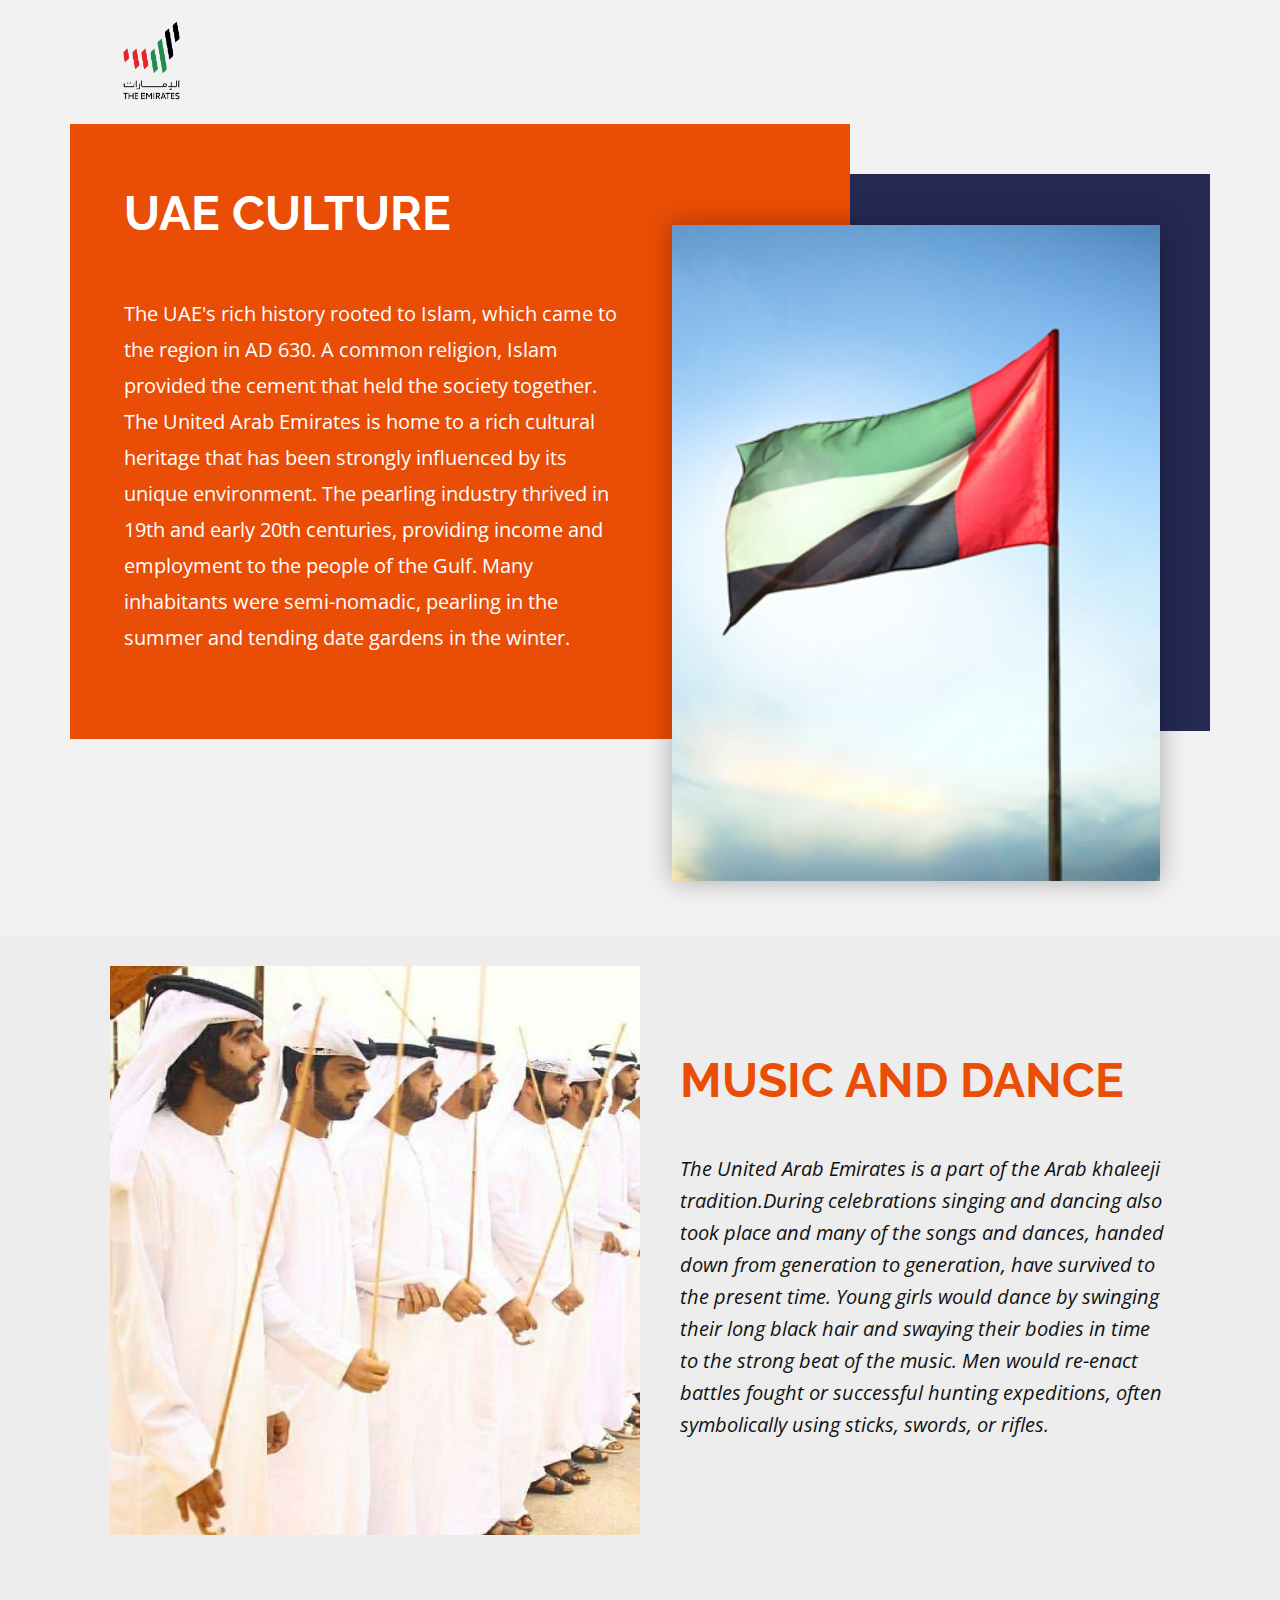
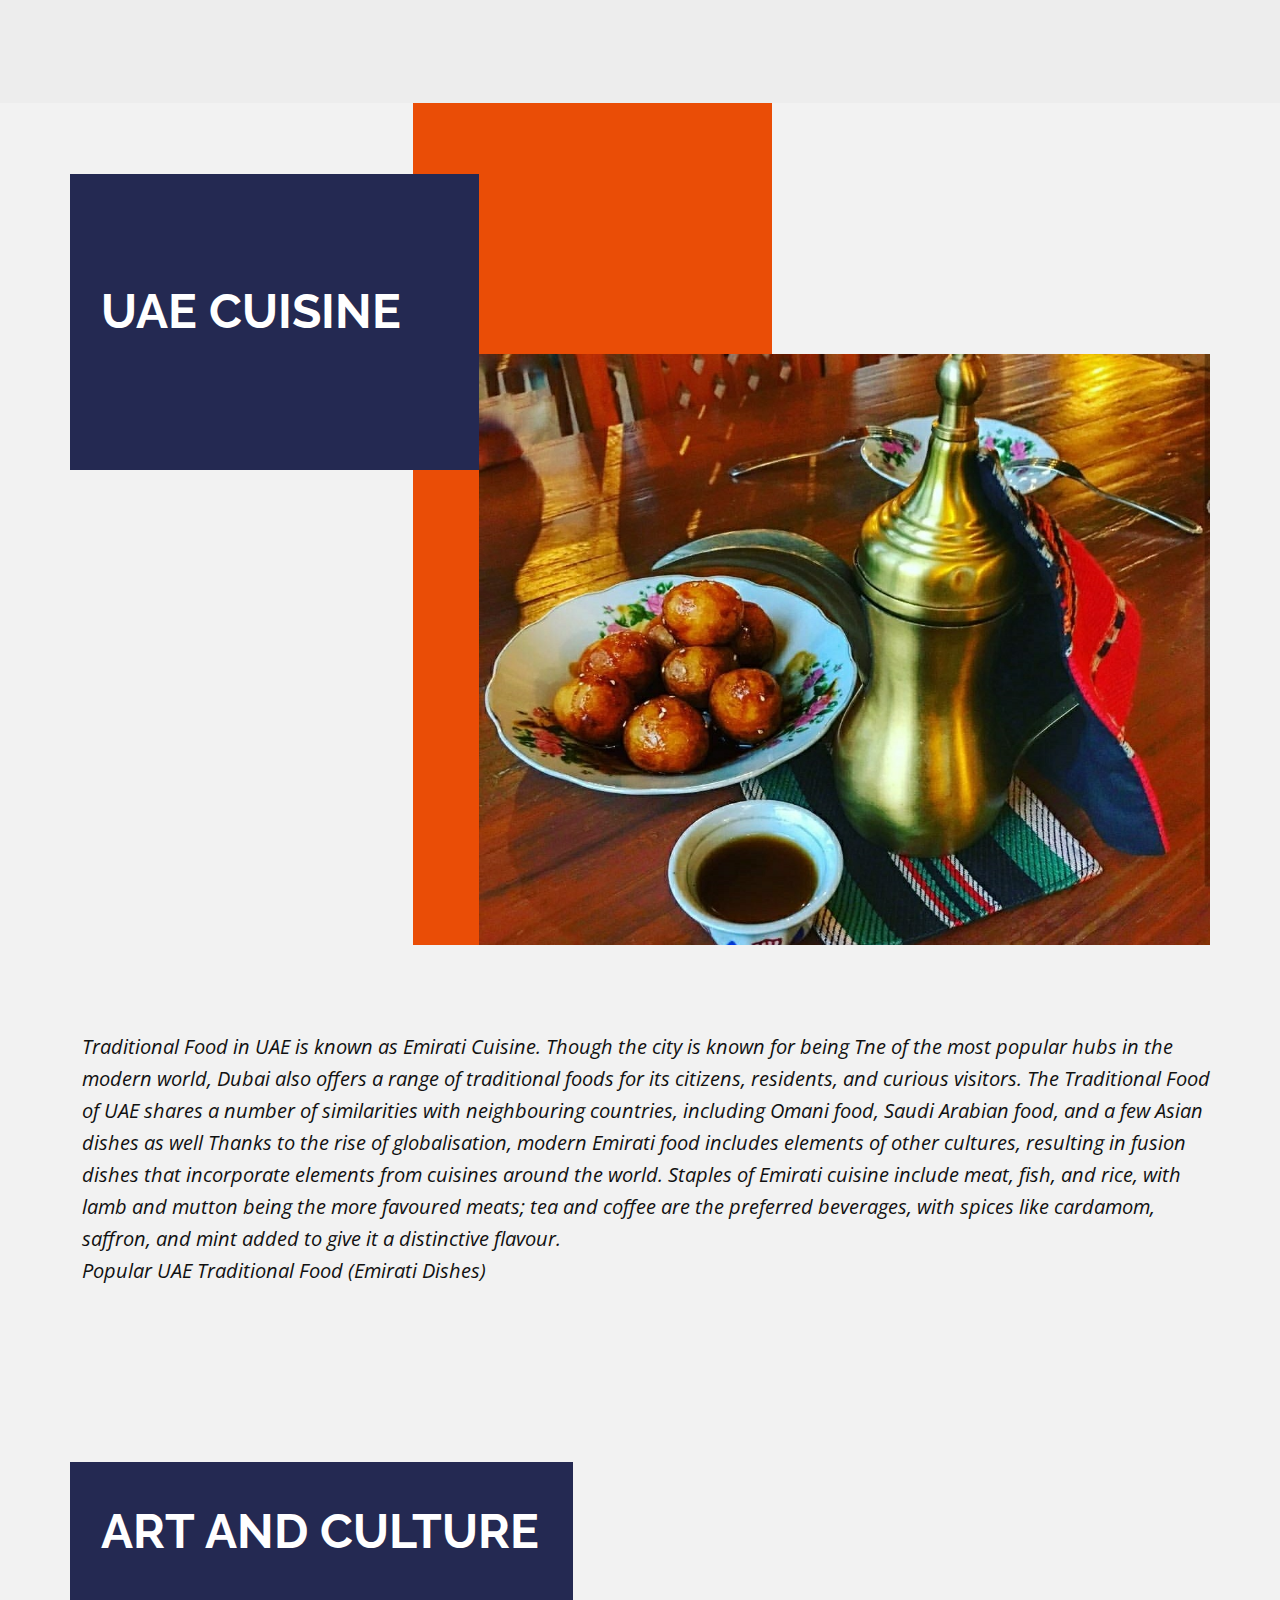
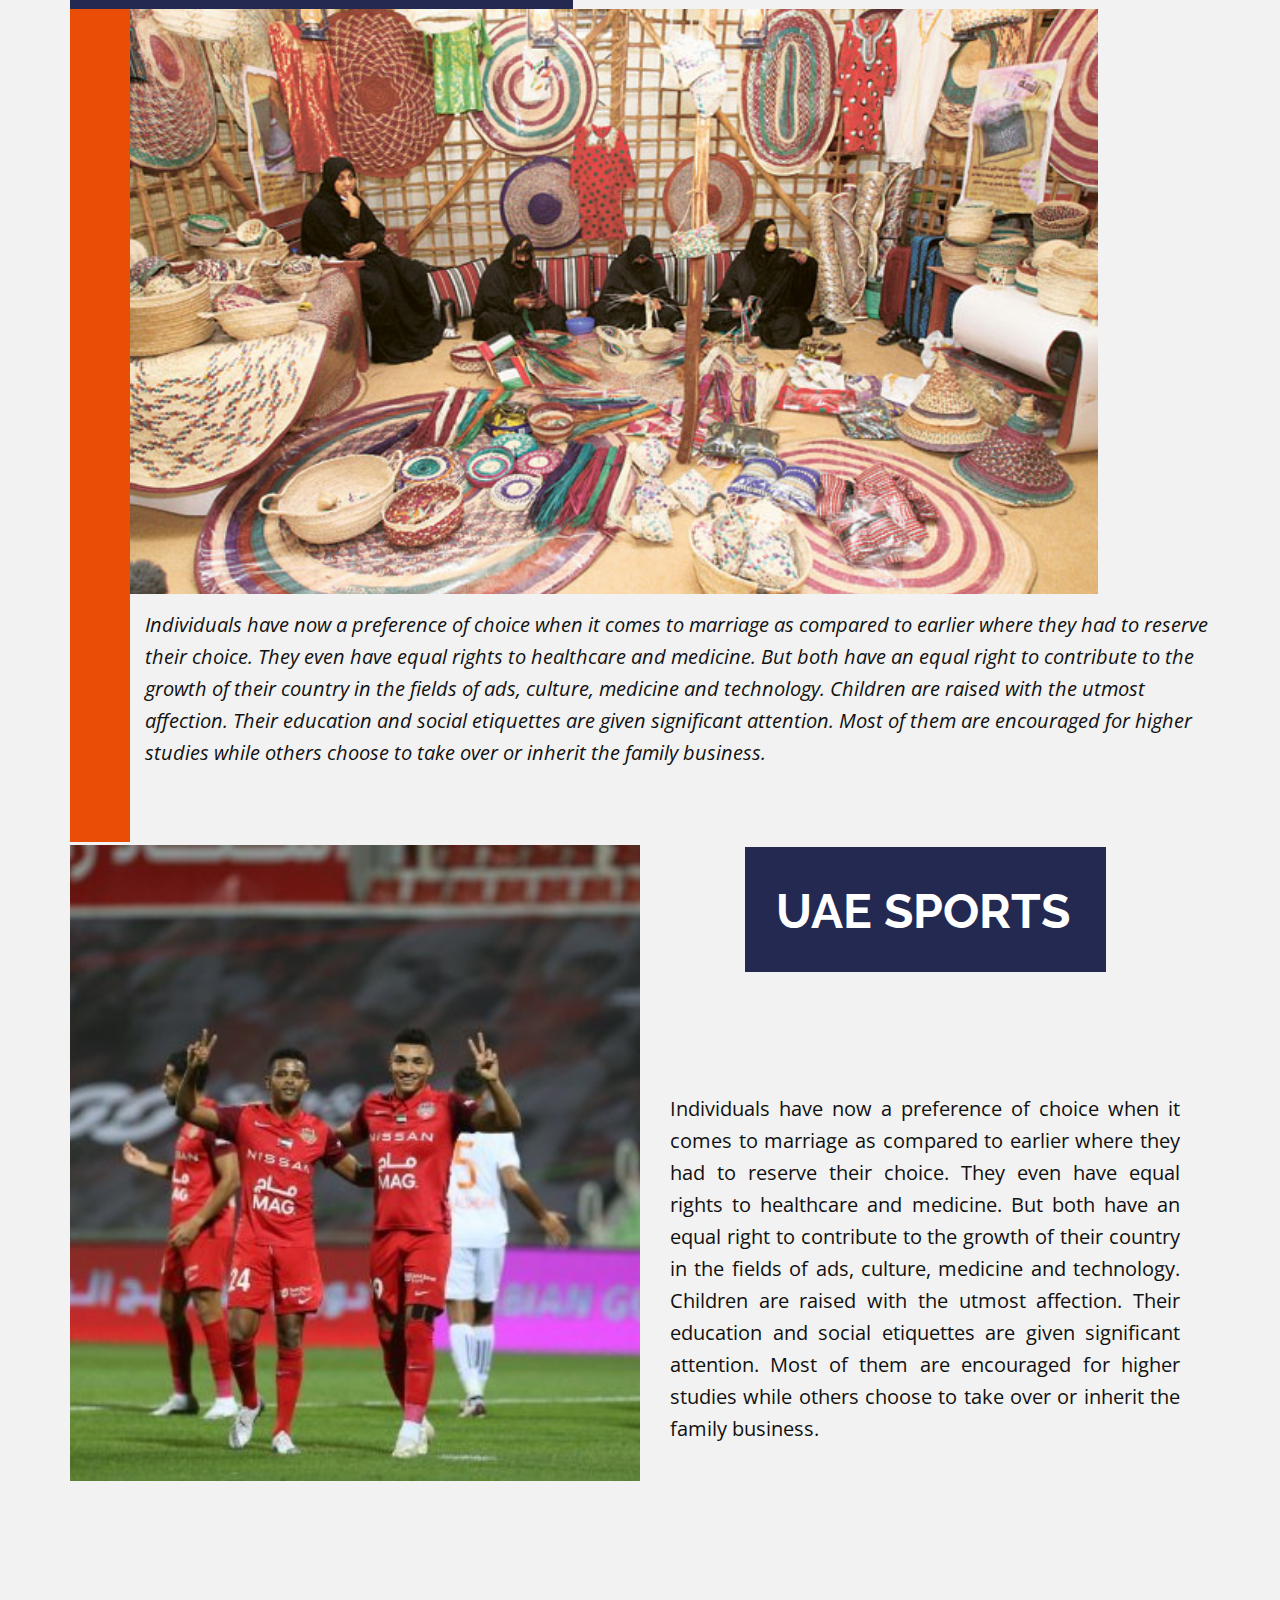
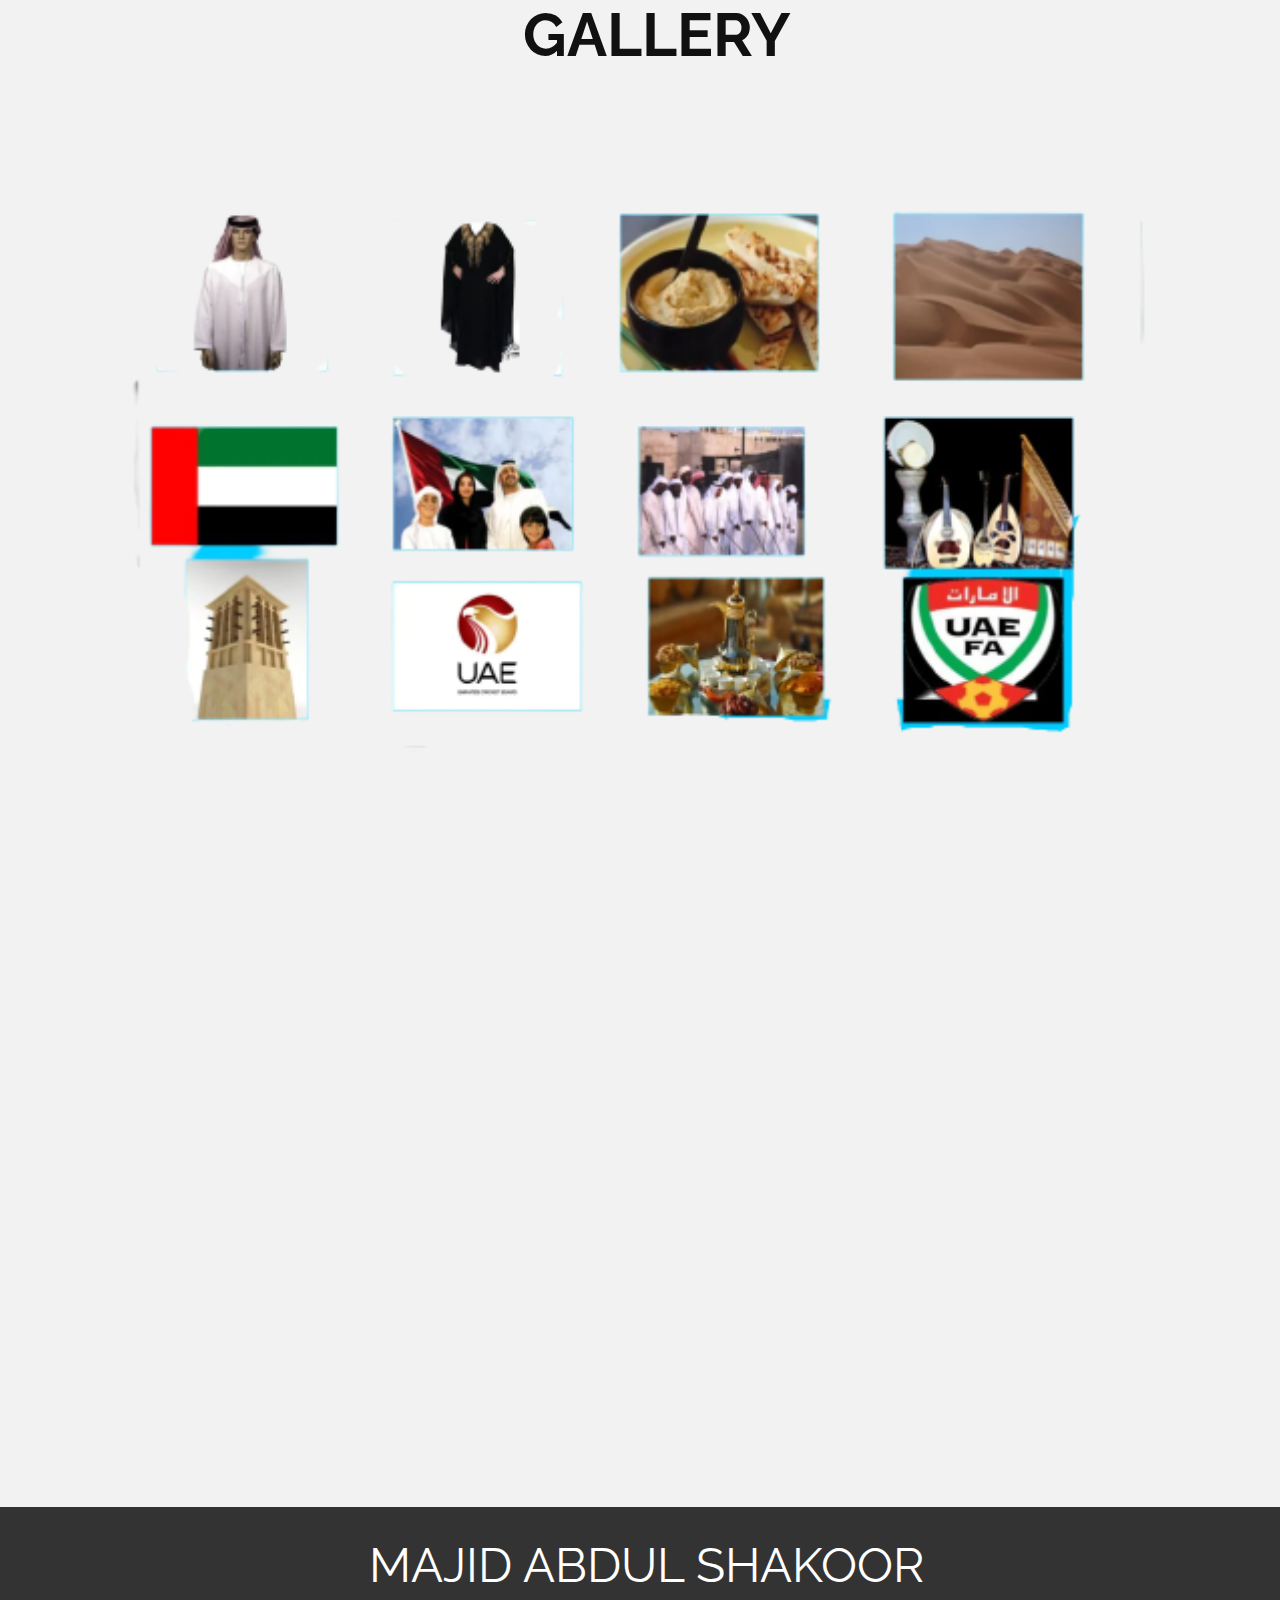
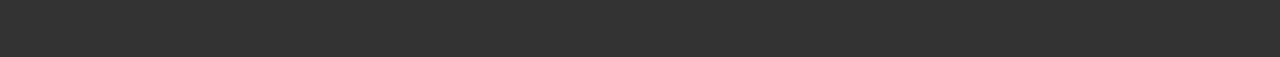
<file: Page-1.html>
<!DOCTYPE html>
<html style="font-size: 16px;">
  <head>
    <meta name="viewport" content="width=device-width, initial-scale=1.0">
    <meta charset="utf-8">
    <meta name="keywords" content="Motivating Ways to Improve Your Skills, Leadership ​tips to improve your skills, The Innovative Technology Leader, Make learning easy, Simplicity Is Key, Online Classes, Managing Teams for Innovation and Success, Boost Your Leadership Skills, Executive Program in Strategy and Organization">
    <meta name="description" content="">
    <meta name="page_type" content="np-template-header-footer-from-plugin">
    <title>Page 1</title>
    <link rel="stylesheet" href="nicepage.css" media="screen">
<link rel="stylesheet" href="Page-1.css" media="screen">
    <script class="u-script" type="text/javascript" src="jquery.js" defer=""></script>
    <script class="u-script" type="text/javascript" src="nicepage.js" defer=""></script>
    <meta name="generator" content="Nicepage 3.28.3, nicepage.com">
    <link id="u-theme-google-font" rel="stylesheet" href="https://fonts.googleapis.com/css?family=Raleway:100,100i,200,200i,300,300i,400,400i,500,500i,600,600i,700,700i,800,800i,900,900i|Open+Sans:300,300i,400,400i,600,600i,700,700i,800,800i">
    <link id="u-page-google-font" rel="stylesheet" href="https://fonts.googleapis.com/css?family=Raleway:100,100i,200,200i,300,300i,400,400i,500,500i,600,600i,700,700i,800,800i,900,900i|Raleway:100,100i,200,200i,300,300i,400,400i,500,500i,600,600i,700,700i,800,800i,900,900i">
    
    
    
    
    
    
    
    
    
    <script type="application/ld+json">{
		"@context": "http://schema.org",
		"@type": "Organization",
		"name": "",
		"logo": "images/q478obvr6m941-removebg-preview.png"
}</script>
    <meta name="theme-color" content="#478ac9">
    <meta property="og:title" content="Page 1">
    <meta property="og:type" content="website">
  </head>
  <body class="u-body"><header class="u-align-center-sm u-align-center-xs u-clearfix u-grey-5 u-header u-header" id="sec-f4a0"><div class="u-clearfix u-sheet u-sheet-1">
        <a href="https://nicepage.com" class="u-image u-logo u-image-1" data-image-width="577" data-image-height="433">
          <img src="images/q478obvr6m941-removebg-preview.png" class="u-logo-image u-logo-image-1" data-image-width="63">
        </a>
      </div></header> 
    <section class="u-clearfix u-grey-5 u-section-1" id="sec-2693">
      <div class="u-clearfix u-sheet u-sheet-1">
        <div class="u-palette-4-base u-shape u-shape-rectangle u-shape-1"></div>
        <div class="u-expanded-width-xs u-palette-2-base u-shape u-shape-rectangle u-shape-2"></div>
        <img class="u-image u-image-1" src="images/UAE-Flag-1.jpg" data-image-width="730" data-image-height="438">
        <div class="u-align-left u-container-style u-group u-palette-2-base u-group-1">
          <div class="u-container-layout u-container-layout-1">
            <h1 class="u-text u-text-1">UAE CULTURE</h1>
            <p class="u-text u-text-body-alt-color u-text-2">
              <span style="font-size: 1.25rem;">
                <br>The UAE's rich history rooted to Islam, which came to the region in AD 630. A common religion, Islam provided the cement that held the society together. The United Arab Emirates is home to a rich cultural heritage that has been strongly influenced by its unique environment. The pearling industry thrived in 19th and early 20th centuries, providing income and employment to the people of the Gulf. Many inhabitants were semi-nomadic, pearling in the summer and tending date gardens in the winter. <br>
                <br>
              </span>
              <br>
            </p>
          </div>
        </div>
      </div>
    </section>
    <section class="u-clearfix u-image u-section-2" id="sec-e668">
      <div class="u-clearfix u-sheet u-sheet-1">
        <div class="u-clearfix u-layout-wrap u-layout-wrap-1">
          <div class="u-gutter-0 u-layout">
            <div class="u-layout-row">
              <div class="u-align-left u-container-style u-layout-cell u-left-cell u-size-30 u-layout-cell-1">
                <div class="u-container-layout u-valign-top u-container-layout-1">
                  <img class="u-expanded-width-md u-expanded-width-sm u-expanded-width-xs u-image u-image-1" src="images/Haribya_Band_20190529155814.jpg" data-image-width="964" data-image-height="715">
                </div>
              </div>
              <div class="u-align-left u-container-style u-layout-cell u-right-cell u-size-30 u-layout-cell-2">
                <div class="u-container-layout u-container-layout-2">
                  <h1 class="u-text u-text-palette-2-base u-text-1">MUSIC AND DANCE</h1>
                  <p class="u-text u-text-2">The United Arab Emirates is a part of the Arab khaleeji tradition.During celebrations singing and dancing also took place and many of the songs and dances, handed down from generation to generation, have survived to the present time. Young girls would dance by swinging their long black hair and swaying their bodies in time to the strong beat of the music. Men would re-enact battles fought or successful hunting expeditions, often symbolically using sticks, swords, or rifles.</p>
                </div>
              </div>
            </div>
          </div>
        </div>
      </div>
    </section>
    <section class="u-clearfix u-grey-5 u-section-3" id="carousel_4539">
      <div class="u-clearfix u-sheet u-sheet-1">
        <div class="u-palette-2-base u-shape u-shape-rectangle u-shape-1"></div>
        <img class="u-image u-image-default u-image-1" data-image-width="1075" data-image-height="1074" src="images/Luqaimat.jpg">
        <div class="u-align-left u-container-style u-group u-palette-4-base u-group-1">
          <div class="u-container-layout u-container-layout-1">
            <h1 class="u-text u-text-1">UAE CUISINE</h1>
          </div>
        </div>
        <p class="u-text u-text-2">Traditional Food in UAE is known as Emirati Cuisine. Though the city is known for being Tne of the most popular hubs in the modern world, Dubai also offers a range of traditional foods for its citizens, residents, and curious visitors. The Traditional Food of UAE shares a number of similarities with neighbouring countries, including Omani food, Saudi Arabian food, and a few Asian dishes as well Thanks to the rise of globalisation, modern Emirati food includes elements of other cultures, resulting in fusion dishes that incorporate elements from cuisines around the world. Staples of Emirati cuisine include meat, fish, and rice, with lamb and mutton being the more favoured meats; tea and coffee are the preferred beverages, with spices like cardamom, saffron, and mint added to give it a distinctive flavour. <br>Popular UAE Traditional Food (Emirati Dishes)&nbsp;
        </p>
      </div>
    </section>
    <section class="u-clearfix u-grey-5 u-section-4" id="carousel_912c">
      <div class="u-clearfix u-sheet u-sheet-1">
        <div class="u-palette-2-base u-shape u-shape-rectangle u-shape-1"></div>
        <img class="u-image u-image-default u-image-1" data-image-width="640" data-image-height="422" src="images/1_16a08028c16.838033_1545527091_16a08028c16_large.jpg">
        <p class="u-text u-text-1">Individuals have now a preference of choice when it comes to marriage as compared to earlier where they had to reserve their choice. They even have equal rights to healthcare and medicine. But both have an equal right to contribute to the growth of their country in the fields of ads, culture, medicine and technology. Children are raised with the utmost affection. Their education and social etiquettes are given significant attention. Most of them are encouraged for higher studies while others choose to take over or inherit the family business.&nbsp;</p>
        <div class="u-align-left u-container-style u-group u-palette-4-base u-group-1">
          <div class="u-container-layout u-container-layout-1">
            <h1 class="u-text u-text-2">ART AND CULTURE</h1>
          </div>
        </div>
      </div>
    </section>
    <section class="u-clearfix u-grey-5 u-section-5" id="carousel_b9d9">
      <div class="u-clearfix u-sheet u-sheet-1">
        <div class="u-clearfix u-expanded-width u-layout-wrap u-layout-wrap-1">
          <div class="u-layout">
            <div class="u-layout-row">
              <div class="u-container-style u-image u-layout-cell u-size-30 u-image-1" data-image-width="644" data-image-height="366">
                <div class="u-container-layout u-container-layout-1"></div>
              </div>
              <div class="u-align-justify u-container-style u-layout-cell u-size-30 u-layout-cell-2">
                <div class="u-container-layout u-valign-top-sm u-valign-top-xs u-container-layout-2">
                  <div class="u-align-left u-container-style u-group u-palette-4-base u-group-1">
                    <div class="u-container-layout u-container-layout-3">
                      <h1 class="u-text u-text-1">UAE SPORTS</h1>
                    </div>
                  </div>
                  <p class="u-text u-text-2">Individuals have now a preference of choice when it comes to marriage as compared to earlier where they had to reserve their choice. They even have equal rights to healthcare and medicine. But both have an equal right to contribute to the growth of their country in the fields of ads, culture, medicine and technology. Children are raised with the utmost affection. Their education and social etiquettes are given significant attention. Most of them are encouraged for higher studies while others choose to take over or inherit the family business.&nbsp;</p>
                </div>
              </div>
            </div>
          </div>
        </div>
      </div>
    </section>
    <section class="u-align-center u-clearfix u-grey-5 u-section-6" id="sec-984a">
      <div class="u-clearfix u-sheet u-sheet-1">
        <h3 class="u-text u-text-1">GALLERY</h3>
        <img class="u-image u-image-default u-image-1" src="images/Screenshot__10_-removebg-preview.png" alt="" data-image-width="666" data-image-height="374">
      </div>
    </section>
    <section class="u-clearfix u-grey-5 u-section-7" id="sec-6662">
      <div class="u-clearfix u-sheet u-sheet-1">
        <div class="u-expanded u-video">
          <div class="embed-responsive embed-responsive-1">
            <iframe style="position: absolute;top: 0;left: 0;width: 100%;height: 100%;" class="embed-responsive-item" src="https://www.youtube.com/embed/A59le56aluA?mute=0&amp;showinfo=0&amp;controls=0&amp;start=0" frameborder="0" allowfullscreen=""></iframe>
          </div>
        </div>
      </div>
    </section>
    
    
    
    <footer class="u-align-center u-clearfix u-footer u-grey-80 u-footer" id="sec-e7aa"><div class="u-align-left u-clearfix u-sheet u-valign-middle u-sheet-1">
        <h3 class="u-text u-text-default u-text-1">&nbsp;MAJID ABDUL SHAKOOR<span style="font-weight: 700;"></span>
        </h3>
      </div></footer>
    <section class="u-backlink u-clearfix u-grey-80">
   
    </span>
  </body>
</html>
</file>
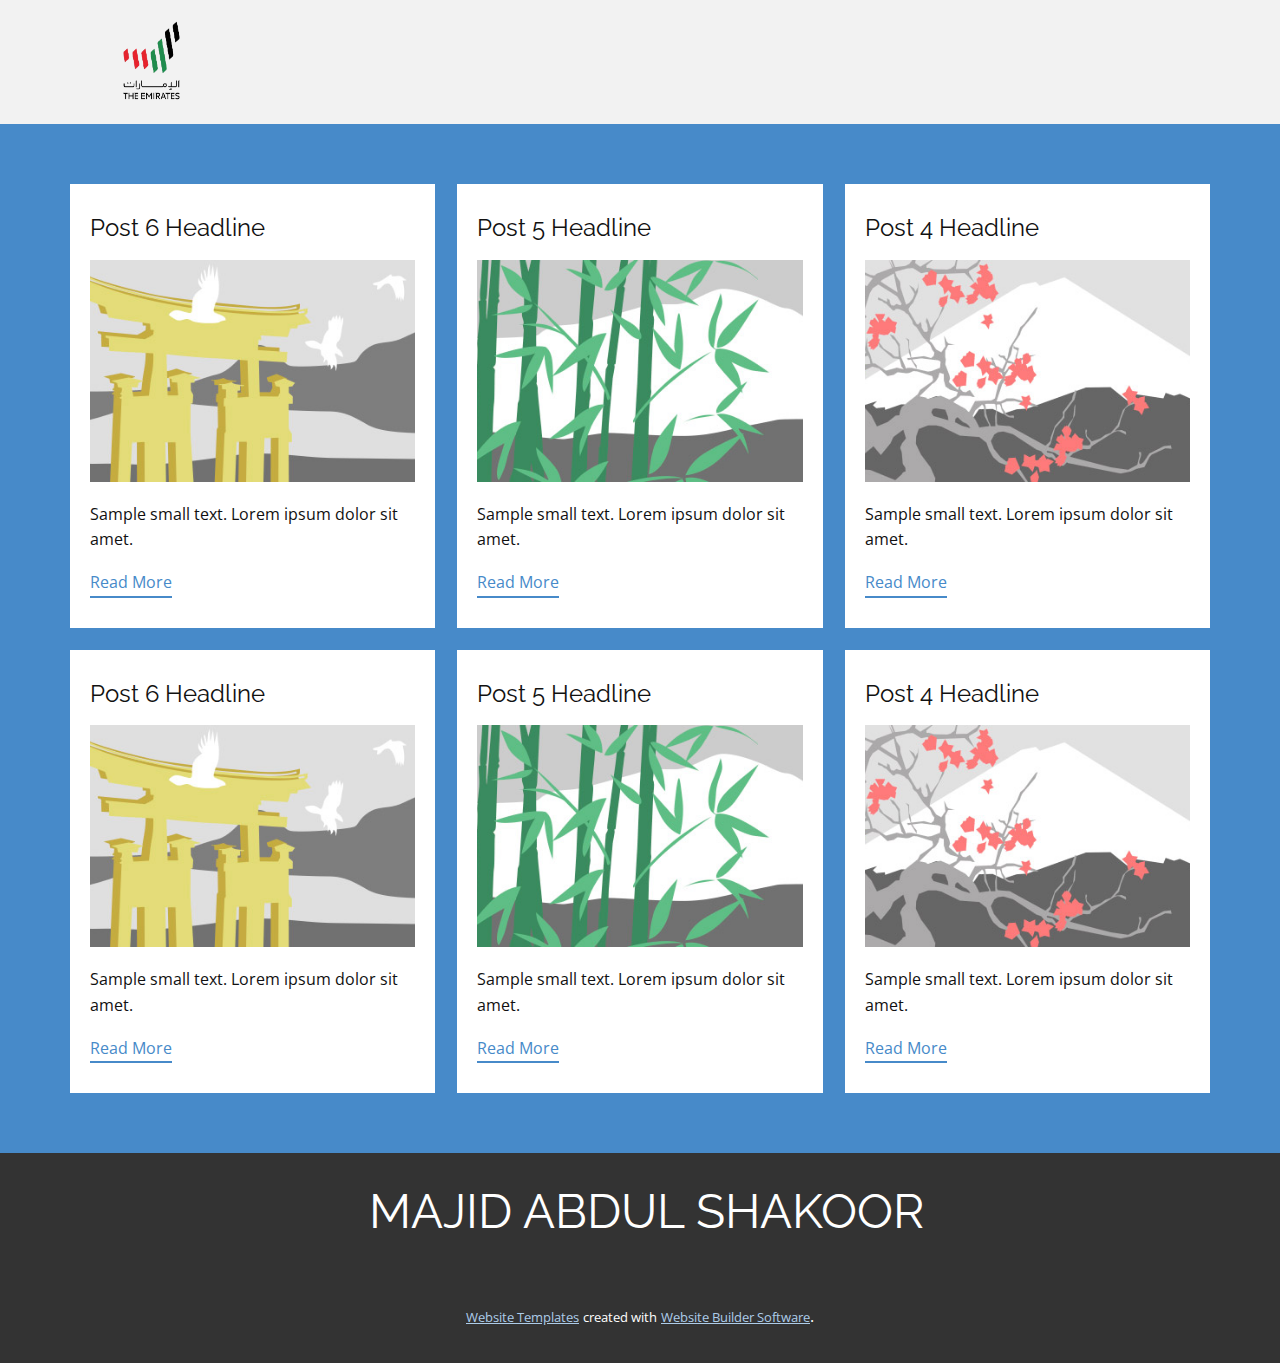
<file: blog/blog.html>
<html style="font-size: 16px;"><head>
    <meta name="viewport" content="width=device-width, initial-scale=1.0">
    <meta charset="utf-8">
    <meta name="keywords" content="WELCOME​">
    <meta name="description" content="">
    <meta name="page_type" content="np-template-header-footer-from-plugin">
    <title>Blog Template</title>
    <link rel="stylesheet" href="../nicepage.css" media="screen">
<link rel="stylesheet" href="../Blog-Template.css" media="screen">
    <script class="u-script" type="text/javascript" src="../jquery.js" defer=""></script>
    <script class="u-script" type="text/javascript" src="../nicepage.js" defer=""></script>
    <meta name="generator" content="Nicepage 3.28.3, nicepage.com">
    <link id="u-theme-google-font" rel="stylesheet" href="https://fonts.googleapis.com/css?family=Raleway:100,100i,200,200i,300,300i,400,400i,500,500i,600,600i,700,700i,800,800i,900,900i|Open+Sans:300,300i,400,400i,600,600i,700,700i,800,800i">
    
    
    
    <script type="application/ld+json">{
		"@context": "http://schema.org",
		"@type": "Organization",
		"name": "",
		"logo": "images/q478obvr6m941-removebg-preview.png"
}</script>
    <meta name="theme-color" content="#478ac9">
  </head>
  <body class="u-body u-palette-1-base"><header class="u-align-center-sm u-align-center-xs u-clearfix u-grey-5 u-header u-header" id="sec-f4a0"><div class="u-clearfix u-sheet u-sheet-1">
        <a href="https://nicepage.com" class="u-image u-logo u-image-1" data-image-width="577" data-image-height="433">
          <img src="../images/q478obvr6m941-removebg-preview.png" class="u-logo-image u-logo-image-1" data-image-width="63">
        </a>
      </div></header>
    <section class="u-clearfix u-section-1" id="sec-d492">
      <div class="u-clearfix u-sheet u-valign-middle u-sheet-1"><!--blog--><!--blog_options_json--><!--{"type":"Recent","source":"","tags":"","count":""}--><!--/blog_options_json-->
        <div class="u-blog u-expanded-width u-blog-1">
          <div class="u-repeater u-repeater-1"><!--blog_post-->
            <div class="u-blog-post u-container-style u-repeater-item u-white u-repeater-item-1">
              <div class="u-container-layout u-similar-container u-valign-top u-container-layout-1"><!--blog_post_header-->
                <h4 class="u-blog-control u-text u-text-1">
                  <a class="u-post-header-link" href="../blog/post-5.html"><!--blog_post_header_content-->Post 6 Headline<!--/blog_post_header_content--></a>
                </h4><!--/blog_post_header--><!--blog_post_image-->
                <a class="u-post-header-link" href="../blog/post-5.html"><img alt="" class="u-blog-control u-expanded-width u-image u-image-default u-image-1" src="[data-uri]"></a><!--/blog_post_image--><!--blog_post_content-->
                <div class="u-blog-control u-post-content u-text u-text-2 fr-view">Sample small text. Lorem ipsum dolor sit amet.</div><!--/blog_post_content--><!--blog_post_readmore-->
                <a href="../blog/post-5.html" class="u-blog-control u-border-2 u-border-palette-1-base u-btn u-btn-rectangle u-button-style u-none u-btn-1"><!--blog_post_readmore_content--><!--options_json--><!--{"content":""}--><!--/options_json-->Read More<!--/blog_post_readmore_content--></a><!--/blog_post_readmore-->
              </div>
            </div><div class="u-blog-post u-container-style u-repeater-item u-video-cover u-white">
              <div class="u-container-layout u-similar-container u-valign-top u-container-layout-2"><!--blog_post_header-->
                <h4 class="u-blog-control u-text u-text-3">
                  <a class="u-post-header-link" href="../blog/post-4.html"><!--blog_post_header_content-->Post 5 Headline<!--/blog_post_header_content--></a>
                </h4><!--/blog_post_header--><!--blog_post_image-->
                <a class="u-post-header-link" href="../blog/post-4.html"><img alt="" class="u-blog-control u-expanded-width u-image u-image-default u-image-2" src="[data-uri]"></a><!--/blog_post_image--><!--blog_post_content-->
                <div class="u-blog-control u-post-content u-text u-text-4 fr-view">Sample small text. Lorem ipsum dolor sit amet.</div><!--/blog_post_content--><!--blog_post_readmore-->
                <a href="../blog/post-4.html" class="u-blog-control u-border-2 u-border-palette-1-base u-btn u-btn-rectangle u-button-style u-none u-btn-2"><!--blog_post_readmore_content--><!--options_json--><!--{"content":""}--><!--/options_json-->Read More<!--/blog_post_readmore_content--></a><!--/blog_post_readmore-->
              </div>
            </div><div class="u-blog-post u-container-style u-repeater-item u-video-cover u-white">
              <div class="u-container-layout u-similar-container u-valign-top u-container-layout-3"><!--blog_post_header-->
                <h4 class="u-blog-control u-text u-text-5">
                  <a class="u-post-header-link" href="../blog/post-3.html"><!--blog_post_header_content-->Post 4 Headline<!--/blog_post_header_content--></a>
                </h4><!--/blog_post_header--><!--blog_post_image-->
                <a class="u-post-header-link" href="../blog/post-3.html"><img alt="" class="u-blog-control u-expanded-width u-image u-image-default u-image-3" src="[data-uri]"></a><!--/blog_post_image--><!--blog_post_content-->
                <div class="u-blog-control u-post-content u-text u-text-6 fr-view">Sample small text. Lorem ipsum dolor sit amet.</div><!--/blog_post_content--><!--blog_post_readmore-->
                <a href="../blog/post-3.html" class="u-blog-control u-border-2 u-border-palette-1-base u-btn u-btn-rectangle u-button-style u-none u-btn-3"><!--blog_post_readmore_content--><!--options_json--><!--{"content":""}--><!--/options_json-->Read More<!--/blog_post_readmore_content--></a><!--/blog_post_readmore-->
              </div>
            </div><div class="u-blog-post u-container-style u-repeater-item u-white u-repeater-item-1">
              <div class="u-container-layout u-similar-container u-valign-top u-container-layout-1"><!--blog_post_header-->
                <h4 class="u-blog-control u-text u-text-1">
                  <a class="u-post-header-link" href="../blog/post-2.html"><!--blog_post_header_content-->Post 6 Headline<!--/blog_post_header_content--></a>
                </h4><!--/blog_post_header--><!--blog_post_image-->
                <a class="u-post-header-link" href="../blog/post-2.html"><img alt="" class="u-blog-control u-expanded-width u-image u-image-default u-image-1" src="[data-uri]"></a><!--/blog_post_image--><!--blog_post_content-->
                <div class="u-blog-control u-post-content u-text u-text-2 fr-view">Sample small text. Lorem ipsum dolor sit amet.</div><!--/blog_post_content--><!--blog_post_readmore-->
                <a href="../blog/post-2.html" class="u-blog-control u-border-2 u-border-palette-1-base u-btn u-btn-rectangle u-button-style u-none u-btn-1"><!--blog_post_readmore_content--><!--options_json--><!--{"content":""}--><!--/options_json-->Read More<!--/blog_post_readmore_content--></a><!--/blog_post_readmore-->
              </div>
            </div><div class="u-blog-post u-container-style u-repeater-item u-video-cover u-white">
              <div class="u-container-layout u-similar-container u-valign-top u-container-layout-2"><!--blog_post_header-->
                <h4 class="u-blog-control u-text u-text-3">
                  <a class="u-post-header-link" href="../blog/post-1.html"><!--blog_post_header_content-->Post 5 Headline<!--/blog_post_header_content--></a>
                </h4><!--/blog_post_header--><!--blog_post_image-->
                <a class="u-post-header-link" href="../blog/post-1.html"><img alt="" class="u-blog-control u-expanded-width u-image u-image-default u-image-2" src="[data-uri]"></a><!--/blog_post_image--><!--blog_post_content-->
                <div class="u-blog-control u-post-content u-text u-text-4 fr-view">Sample small text. Lorem ipsum dolor sit amet.</div><!--/blog_post_content--><!--blog_post_readmore-->
                <a href="../blog/post-1.html" class="u-blog-control u-border-2 u-border-palette-1-base u-btn u-btn-rectangle u-button-style u-none u-btn-2"><!--blog_post_readmore_content--><!--options_json--><!--{"content":""}--><!--/options_json-->Read More<!--/blog_post_readmore_content--></a><!--/blog_post_readmore-->
              </div>
            </div><div class="u-blog-post u-container-style u-repeater-item u-video-cover u-white">
              <div class="u-container-layout u-similar-container u-valign-top u-container-layout-3"><!--blog_post_header-->
                <h4 class="u-blog-control u-text u-text-5">
                  <a class="u-post-header-link" href="../blog/post.html"><!--blog_post_header_content-->Post 4 Headline<!--/blog_post_header_content--></a>
                </h4><!--/blog_post_header--><!--blog_post_image-->
                <a class="u-post-header-link" href="../blog/post.html"><img alt="" class="u-blog-control u-expanded-width u-image u-image-default u-image-3" src="[data-uri]"></a><!--/blog_post_image--><!--blog_post_content-->
                <div class="u-blog-control u-post-content u-text u-text-6 fr-view">Sample small text. Lorem ipsum dolor sit amet.</div><!--/blog_post_content--><!--blog_post_readmore-->
                <a href="../blog/post.html" class="u-blog-control u-border-2 u-border-palette-1-base u-btn u-btn-rectangle u-button-style u-none u-btn-3"><!--blog_post_readmore_content--><!--options_json--><!--{"content":""}--><!--/options_json-->Read More<!--/blog_post_readmore_content--></a><!--/blog_post_readmore-->
              </div>
            </div><!--/blog_post--><!--blog_post-->
            <!--/blog_post--><!--blog_post-->
            <!--/blog_post-->
          </div>
        </div><!--/blog-->
      </div>
    </section>
    
    
    
    <footer class="u-align-center u-clearfix u-footer u-grey-80 u-footer" id="sec-e7aa"><div class="u-align-left u-clearfix u-sheet u-valign-middle u-sheet-1">
        <h3 class="u-text u-text-default u-text-1">&nbsp;MAJID ABDUL SHAKOOR<span style="font-weight: 700;"></span>
        </h3>
      </div></footer>
    <section class="u-backlink u-clearfix u-grey-80">
      <a class="u-link" href="https://nicepage.com/website-templates" target="_blank">
        <span>Website Templates</span>
      </a>
      <p class="u-text">
        <span>created with</span>
      </p>
      <a class="u-link" href="" target="_blank">
        <span>Website Builder Software</span>
      </a>. 
    </section>
  
</body></html>
</file>
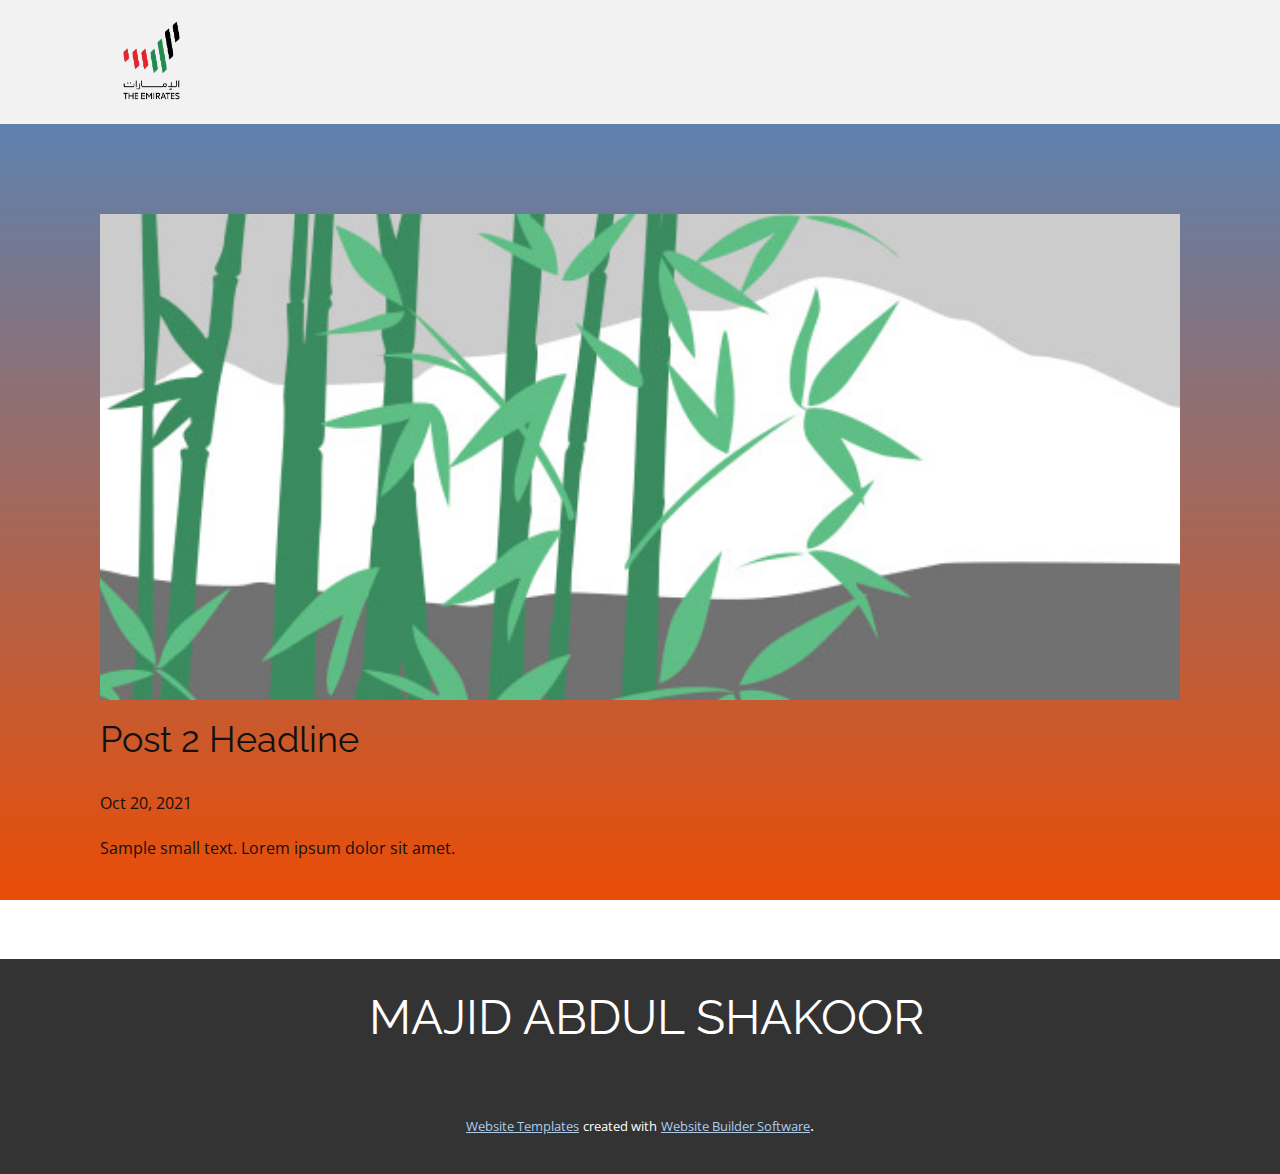
<file: blog/post-1.html>
<!doctype html>
<html style="font-size: 16px;"><head>
    <meta name="viewport" content="width=device-width, initial-scale=1.0">
    <meta charset="utf-8">
    <meta name="keywords" content="Post 1 Headline">
    <meta name="description" content="">
    <meta name="page_type" content="np-template-header-footer-from-plugin">
    <title>Post 2 Headline</title>
    <link rel="stylesheet" href="../nicepage.css" media="screen">
<link rel="stylesheet" href="../Post-Template.css" media="screen">
    <script class="u-script" type="text/javascript" src="../jquery.js" defer=""></script>
    <script class="u-script" type="text/javascript" src="../nicepage.js" defer=""></script>
    <meta name="generator" content="Nicepage 3.28.3, nicepage.com">
    <link id="u-theme-google-font" rel="stylesheet" href="https://fonts.googleapis.com/css?family=Raleway:100,100i,200,200i,300,300i,400,400i,500,500i,600,600i,700,700i,800,800i,900,900i|Open+Sans:300,300i,400,400i,600,600i,700,700i,800,800i">
    
    
    
    <script type="application/ld+json">{
		"@context": "http://schema.org",
		"@type": "Organization",
		"name": "",
		"logo": "images/q478obvr6m941-removebg-preview.png"
}</script>
    <meta name="theme-color" content="#478ac9">
  </head>
  <body class="u-body"><header class="u-align-center-sm u-align-center-xs u-clearfix u-grey-5 u-header u-header" id="sec-f4a0"><div class="u-clearfix u-sheet u-sheet-1">
        <a href="https://nicepage.com" class="u-image u-logo u-image-1" data-image-width="577" data-image-height="433">
          <img src="../images/q478obvr6m941-removebg-preview.png" class="u-logo-image u-logo-image-1" data-image-width="63">
        </a>
      </div></header>
    <section class="u-align-center u-clearfix u-section-1" id="sec-0140">
      <div class="u-clearfix u-sheet u-valign-middle-md u-valign-middle-sm u-valign-middle-xs u-sheet-1"><!--post_details--><!--post_details_options_json--><!--{"source":""}--><!--/post_details_options_json--><!--blog_post-->
        <div class="u-container-style u-expanded-width u-post-details u-post-details-1">
          <div class="u-container-layout u-valign-middle u-container-layout-1"><!--blog_post_image-->
            <img alt="" class="u-blog-control u-expanded-width u-image u-image-default u-image-1" src="[data-uri]"><!--/blog_post_image--><!--blog_post_header-->
            <h2 class="u-blog-control u-text u-text-1">Post 2 Headline</h2><!--/blog_post_header--><!--blog_post_metadata-->
            <div class="u-blog-control u-metadata u-metadata-1"><!--blog_post_metadata_date-->
              <span class="u-meta-date u-meta-icon">Oct 20, 2021</span><!--/blog_post_metadata_date--><!--blog_post_metadata_category-->
              <!--/blog_post_metadata_category--><!--blog_post_metadata_comments-->
              <!--/blog_post_metadata_comments-->
            </div><!--/blog_post_metadata--><!--blog_post_content-->
            <div class="u-align-justify u-blog-control u-post-content u-text u-text-2 fr-view">
  Sample small text. Lorem ipsum dolor sit amet.
  </div><!--/blog_post_content-->
          </div>
        </div><!--/blog_post--><!--/post_details-->
      </div>
    </section>
    
    
    
    <footer class="u-align-center u-clearfix u-footer u-grey-80 u-footer" id="sec-e7aa"><div class="u-align-left u-clearfix u-sheet u-valign-middle u-sheet-1">
        <h3 class="u-text u-text-default u-text-1">&nbsp;MAJID ABDUL SHAKOOR<span style="font-weight: 700;"></span>
        </h3>
      </div></footer>
    <section class="u-backlink u-clearfix u-grey-80">
      <a class="u-link" href="https://nicepage.com/website-templates" target="_blank">
        <span>Website Templates</span>
      </a>
      <p class="u-text">
        <span>created with</span>
      </p>
      <a class="u-link" href="" target="_blank">
        <span>Website Builder Software</span>
      </a>. 
    </section>
  
</body></html>
</file>
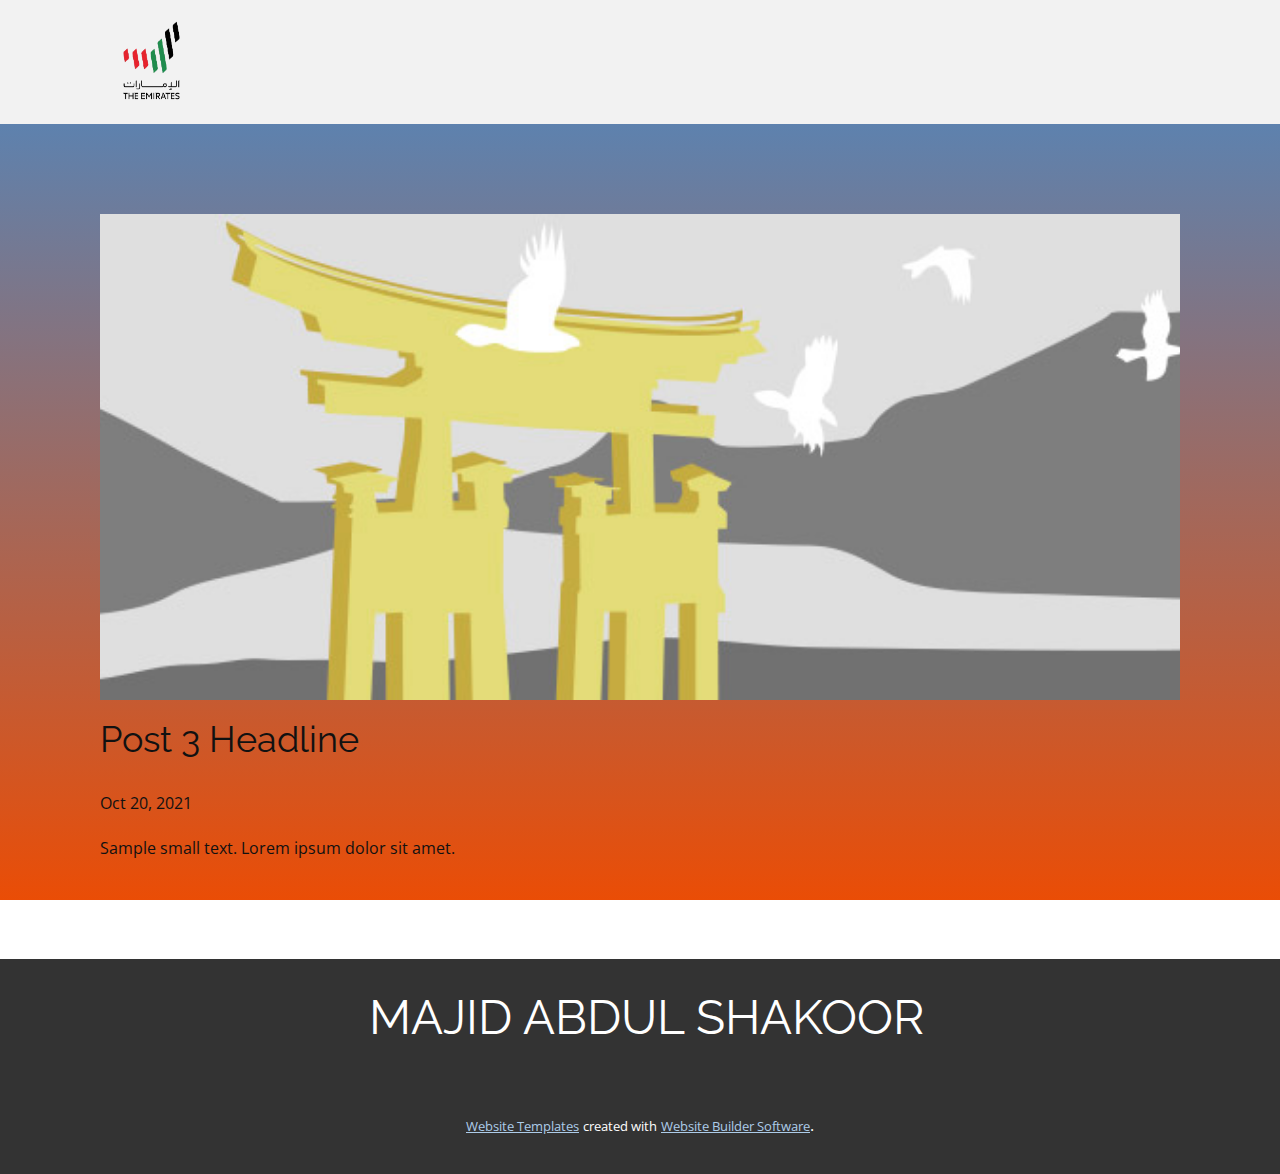
<file: blog/post-2.html>
<!doctype html>
<html style="font-size: 16px;"><head>
    <meta name="viewport" content="width=device-width, initial-scale=1.0">
    <meta charset="utf-8">
    <meta name="keywords" content="Post 1 Headline">
    <meta name="description" content="">
    <meta name="page_type" content="np-template-header-footer-from-plugin">
    <title>Post 3 Headline</title>
    <link rel="stylesheet" href="../nicepage.css" media="screen">
<link rel="stylesheet" href="../Post-Template.css" media="screen">
    <script class="u-script" type="text/javascript" src="../jquery.js" defer=""></script>
    <script class="u-script" type="text/javascript" src="../nicepage.js" defer=""></script>
    <meta name="generator" content="Nicepage 3.28.3, nicepage.com">
    <link id="u-theme-google-font" rel="stylesheet" href="https://fonts.googleapis.com/css?family=Raleway:100,100i,200,200i,300,300i,400,400i,500,500i,600,600i,700,700i,800,800i,900,900i|Open+Sans:300,300i,400,400i,600,600i,700,700i,800,800i">
    
    
    
    <script type="application/ld+json">{
		"@context": "http://schema.org",
		"@type": "Organization",
		"name": "",
		"logo": "images/q478obvr6m941-removebg-preview.png"
}</script>
    <meta name="theme-color" content="#478ac9">
  </head>
  <body class="u-body"><header class="u-align-center-sm u-align-center-xs u-clearfix u-grey-5 u-header u-header" id="sec-f4a0"><div class="u-clearfix u-sheet u-sheet-1">
        <a href="https://nicepage.com" class="u-image u-logo u-image-1" data-image-width="577" data-image-height="433">
          <img src="../images/q478obvr6m941-removebg-preview.png" class="u-logo-image u-logo-image-1" data-image-width="63">
        </a>
      </div></header>
    <section class="u-align-center u-clearfix u-section-1" id="sec-0140">
      <div class="u-clearfix u-sheet u-valign-middle-md u-valign-middle-sm u-valign-middle-xs u-sheet-1"><!--post_details--><!--post_details_options_json--><!--{"source":""}--><!--/post_details_options_json--><!--blog_post-->
        <div class="u-container-style u-expanded-width u-post-details u-post-details-1">
          <div class="u-container-layout u-valign-middle u-container-layout-1"><!--blog_post_image-->
            <img alt="" class="u-blog-control u-expanded-width u-image u-image-default u-image-1" src="[data-uri]"><!--/blog_post_image--><!--blog_post_header-->
            <h2 class="u-blog-control u-text u-text-1">Post 3 Headline</h2><!--/blog_post_header--><!--blog_post_metadata-->
            <div class="u-blog-control u-metadata u-metadata-1"><!--blog_post_metadata_date-->
              <span class="u-meta-date u-meta-icon">Oct 20, 2021</span><!--/blog_post_metadata_date--><!--blog_post_metadata_category-->
              <!--/blog_post_metadata_category--><!--blog_post_metadata_comments-->
              <!--/blog_post_metadata_comments-->
            </div><!--/blog_post_metadata--><!--blog_post_content-->
            <div class="u-align-justify u-blog-control u-post-content u-text u-text-2 fr-view">
  Sample small text. Lorem ipsum dolor sit amet.
  </div><!--/blog_post_content-->
          </div>
        </div><!--/blog_post--><!--/post_details-->
      </div>
    </section>
    
    
    
    <footer class="u-align-center u-clearfix u-footer u-grey-80 u-footer" id="sec-e7aa"><div class="u-align-left u-clearfix u-sheet u-valign-middle u-sheet-1">
        <h3 class="u-text u-text-default u-text-1">&nbsp;MAJID ABDUL SHAKOOR<span style="font-weight: 700;"></span>
        </h3>
      </div></footer>
    <section class="u-backlink u-clearfix u-grey-80">
      <a class="u-link" href="https://nicepage.com/website-templates" target="_blank">
        <span>Website Templates</span>
      </a>
      <p class="u-text">
        <span>created with</span>
      </p>
      <a class="u-link" href="" target="_blank">
        <span>Website Builder Software</span>
      </a>. 
    </section>
  
</body></html>
</file>
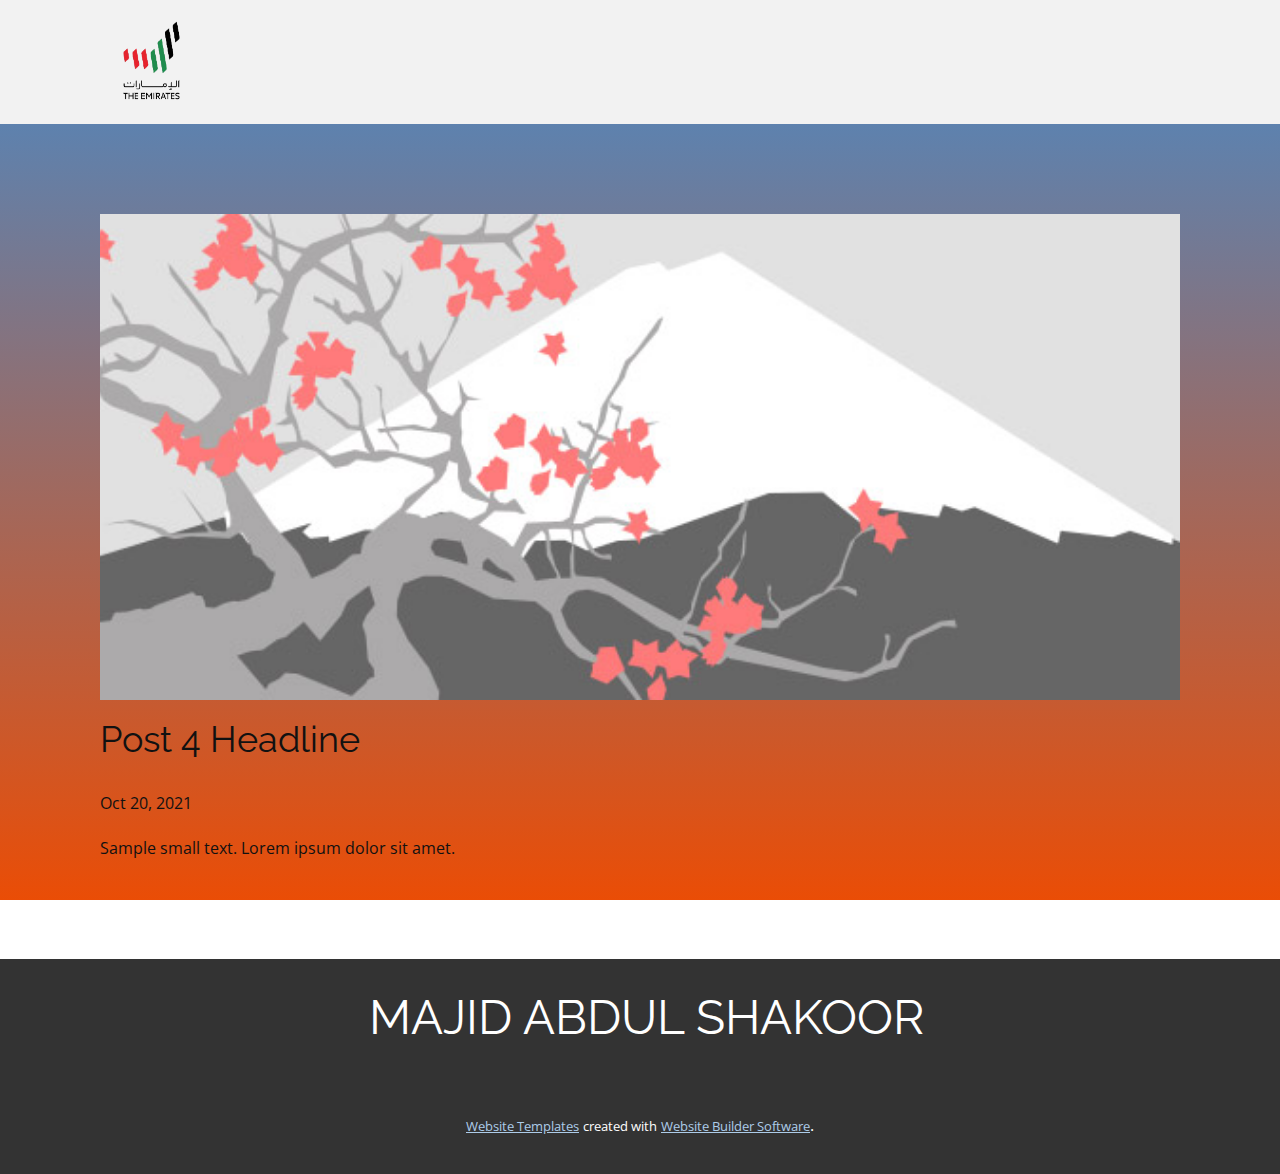
<file: blog/post-3.html>
<!doctype html>
<html style="font-size: 16px;"><head>
    <meta name="viewport" content="width=device-width, initial-scale=1.0">
    <meta charset="utf-8">
    <meta name="keywords" content="Post 1 Headline">
    <meta name="description" content="">
    <meta name="page_type" content="np-template-header-footer-from-plugin">
    <title>Post 4 Headline</title>
    <link rel="stylesheet" href="../nicepage.css" media="screen">
<link rel="stylesheet" href="../Post-Template.css" media="screen">
    <script class="u-script" type="text/javascript" src="../jquery.js" defer=""></script>
    <script class="u-script" type="text/javascript" src="../nicepage.js" defer=""></script>
    <meta name="generator" content="Nicepage 3.28.3, nicepage.com">
    <link id="u-theme-google-font" rel="stylesheet" href="https://fonts.googleapis.com/css?family=Raleway:100,100i,200,200i,300,300i,400,400i,500,500i,600,600i,700,700i,800,800i,900,900i|Open+Sans:300,300i,400,400i,600,600i,700,700i,800,800i">
    
    
    
    <script type="application/ld+json">{
		"@context": "http://schema.org",
		"@type": "Organization",
		"name": "",
		"logo": "images/q478obvr6m941-removebg-preview.png"
}</script>
    <meta name="theme-color" content="#478ac9">
  </head>
  <body class="u-body"><header class="u-align-center-sm u-align-center-xs u-clearfix u-grey-5 u-header u-header" id="sec-f4a0"><div class="u-clearfix u-sheet u-sheet-1">
        <a href="https://nicepage.com" class="u-image u-logo u-image-1" data-image-width="577" data-image-height="433">
          <img src="../images/q478obvr6m941-removebg-preview.png" class="u-logo-image u-logo-image-1" data-image-width="63">
        </a>
      </div></header>
    <section class="u-align-center u-clearfix u-section-1" id="sec-0140">
      <div class="u-clearfix u-sheet u-valign-middle-md u-valign-middle-sm u-valign-middle-xs u-sheet-1"><!--post_details--><!--post_details_options_json--><!--{"source":""}--><!--/post_details_options_json--><!--blog_post-->
        <div class="u-container-style u-expanded-width u-post-details u-post-details-1">
          <div class="u-container-layout u-valign-middle u-container-layout-1"><!--blog_post_image-->
            <img alt="" class="u-blog-control u-expanded-width u-image u-image-default u-image-1" src="[data-uri]"><!--/blog_post_image--><!--blog_post_header-->
            <h2 class="u-blog-control u-text u-text-1">Post 4 Headline</h2><!--/blog_post_header--><!--blog_post_metadata-->
            <div class="u-blog-control u-metadata u-metadata-1"><!--blog_post_metadata_date-->
              <span class="u-meta-date u-meta-icon">Oct 20, 2021</span><!--/blog_post_metadata_date--><!--blog_post_metadata_category-->
              <!--/blog_post_metadata_category--><!--blog_post_metadata_comments-->
              <!--/blog_post_metadata_comments-->
            </div><!--/blog_post_metadata--><!--blog_post_content-->
            <div class="u-align-justify u-blog-control u-post-content u-text u-text-2 fr-view">
  Sample small text. Lorem ipsum dolor sit amet.
  </div><!--/blog_post_content-->
          </div>
        </div><!--/blog_post--><!--/post_details-->
      </div>
    </section>
    
    
    
    <footer class="u-align-center u-clearfix u-footer u-grey-80 u-footer" id="sec-e7aa"><div class="u-align-left u-clearfix u-sheet u-valign-middle u-sheet-1">
        <h3 class="u-text u-text-default u-text-1">&nbsp;MAJID ABDUL SHAKOOR<span style="font-weight: 700;"></span>
        </h3>
      </div></footer>
    <section class="u-backlink u-clearfix u-grey-80">
      <a class="u-link" href="https://nicepage.com/website-templates" target="_blank">
        <span>Website Templates</span>
      </a>
      <p class="u-text">
        <span>created with</span>
      </p>
      <a class="u-link" href="" target="_blank">
        <span>Website Builder Software</span>
      </a>. 
    </section>
  
</body></html>
</file>
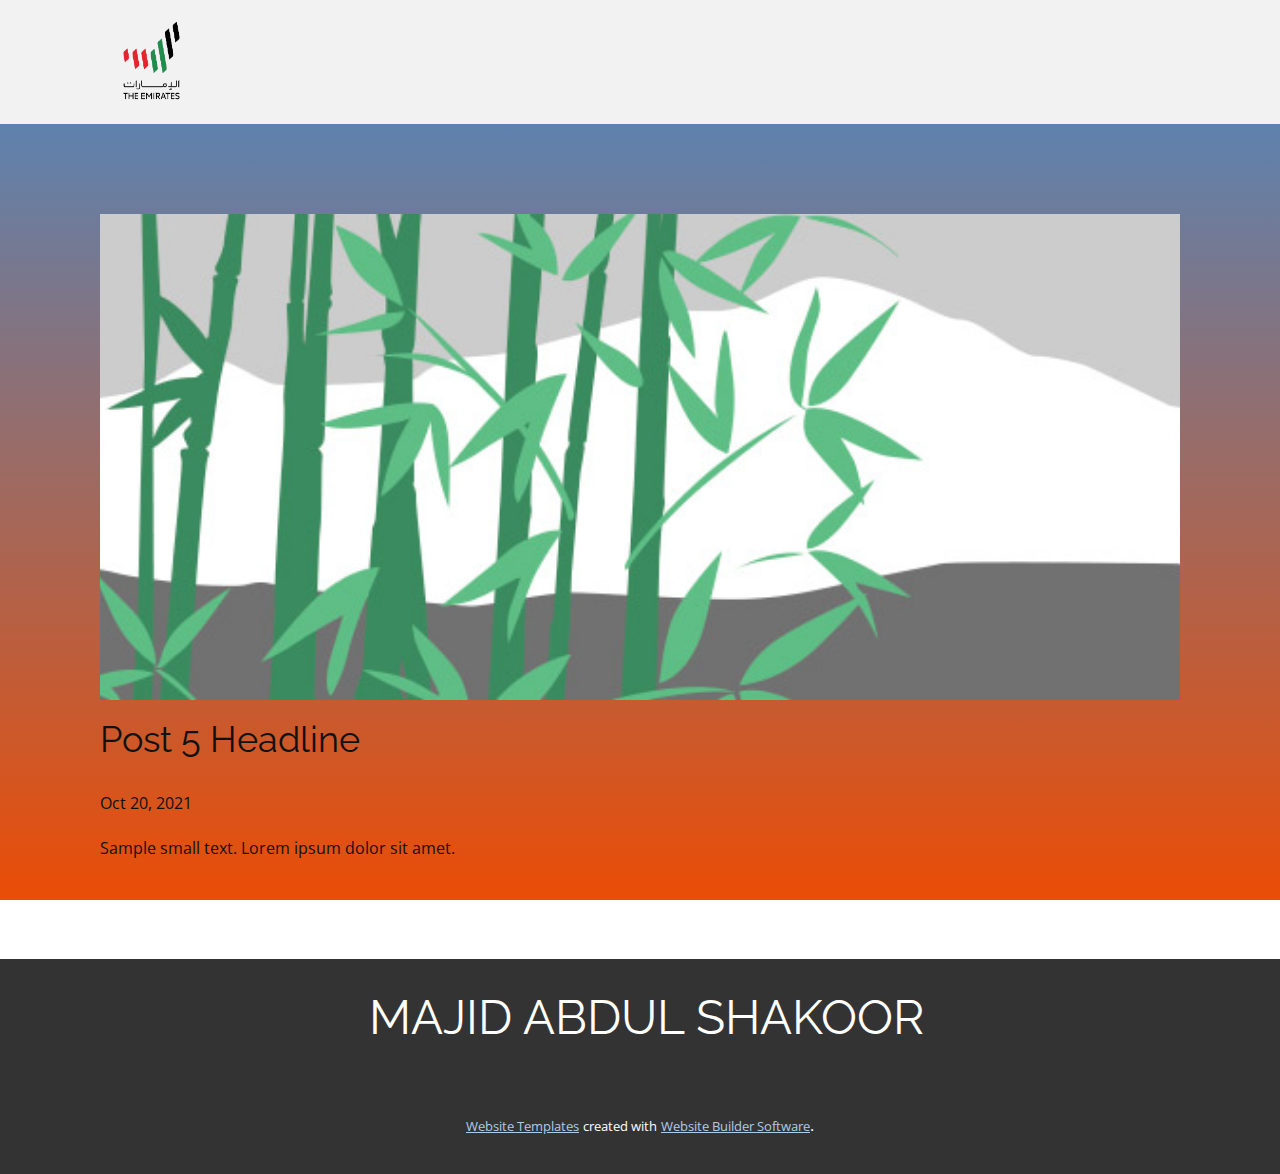
<file: blog/post-4.html>
<!doctype html>
<html style="font-size: 16px;"><head>
    <meta name="viewport" content="width=device-width, initial-scale=1.0">
    <meta charset="utf-8">
    <meta name="keywords" content="Post 1 Headline">
    <meta name="description" content="">
    <meta name="page_type" content="np-template-header-footer-from-plugin">
    <title>Post 5 Headline</title>
    <link rel="stylesheet" href="../nicepage.css" media="screen">
<link rel="stylesheet" href="../Post-Template.css" media="screen">
    <script class="u-script" type="text/javascript" src="../jquery.js" defer=""></script>
    <script class="u-script" type="text/javascript" src="../nicepage.js" defer=""></script>
    <meta name="generator" content="Nicepage 3.28.3, nicepage.com">
    <link id="u-theme-google-font" rel="stylesheet" href="https://fonts.googleapis.com/css?family=Raleway:100,100i,200,200i,300,300i,400,400i,500,500i,600,600i,700,700i,800,800i,900,900i|Open+Sans:300,300i,400,400i,600,600i,700,700i,800,800i">
    
    
    
    <script type="application/ld+json">{
		"@context": "http://schema.org",
		"@type": "Organization",
		"name": "",
		"logo": "images/q478obvr6m941-removebg-preview.png"
}</script>
    <meta name="theme-color" content="#478ac9">
  </head>
  <body class="u-body"><header class="u-align-center-sm u-align-center-xs u-clearfix u-grey-5 u-header u-header" id="sec-f4a0"><div class="u-clearfix u-sheet u-sheet-1">
        <a href="https://nicepage.com" class="u-image u-logo u-image-1" data-image-width="577" data-image-height="433">
          <img src="../images/q478obvr6m941-removebg-preview.png" class="u-logo-image u-logo-image-1" data-image-width="63">
        </a>
      </div></header>
    <section class="u-align-center u-clearfix u-section-1" id="sec-0140">
      <div class="u-clearfix u-sheet u-valign-middle-md u-valign-middle-sm u-valign-middle-xs u-sheet-1"><!--post_details--><!--post_details_options_json--><!--{"source":""}--><!--/post_details_options_json--><!--blog_post-->
        <div class="u-container-style u-expanded-width u-post-details u-post-details-1">
          <div class="u-container-layout u-valign-middle u-container-layout-1"><!--blog_post_image-->
            <img alt="" class="u-blog-control u-expanded-width u-image u-image-default u-image-1" src="[data-uri]"><!--/blog_post_image--><!--blog_post_header-->
            <h2 class="u-blog-control u-text u-text-1">Post 5 Headline</h2><!--/blog_post_header--><!--blog_post_metadata-->
            <div class="u-blog-control u-metadata u-metadata-1"><!--blog_post_metadata_date-->
              <span class="u-meta-date u-meta-icon">Oct 20, 2021</span><!--/blog_post_metadata_date--><!--blog_post_metadata_category-->
              <!--/blog_post_metadata_category--><!--blog_post_metadata_comments-->
              <!--/blog_post_metadata_comments-->
            </div><!--/blog_post_metadata--><!--blog_post_content-->
            <div class="u-align-justify u-blog-control u-post-content u-text u-text-2 fr-view">
  Sample small text. Lorem ipsum dolor sit amet.
  </div><!--/blog_post_content-->
          </div>
        </div><!--/blog_post--><!--/post_details-->
      </div>
    </section>
    
    
    
    <footer class="u-align-center u-clearfix u-footer u-grey-80 u-footer" id="sec-e7aa"><div class="u-align-left u-clearfix u-sheet u-valign-middle u-sheet-1">
        <h3 class="u-text u-text-default u-text-1">&nbsp;MAJID ABDUL SHAKOOR<span style="font-weight: 700;"></span>
        </h3>
      </div></footer>
    <section class="u-backlink u-clearfix u-grey-80">
      <a class="u-link" href="https://nicepage.com/website-templates" target="_blank">
        <span>Website Templates</span>
      </a>
      <p class="u-text">
        <span>created with</span>
      </p>
      <a class="u-link" href="" target="_blank">
        <span>Website Builder Software</span>
      </a>. 
    </section>
  
</body></html>
</file>
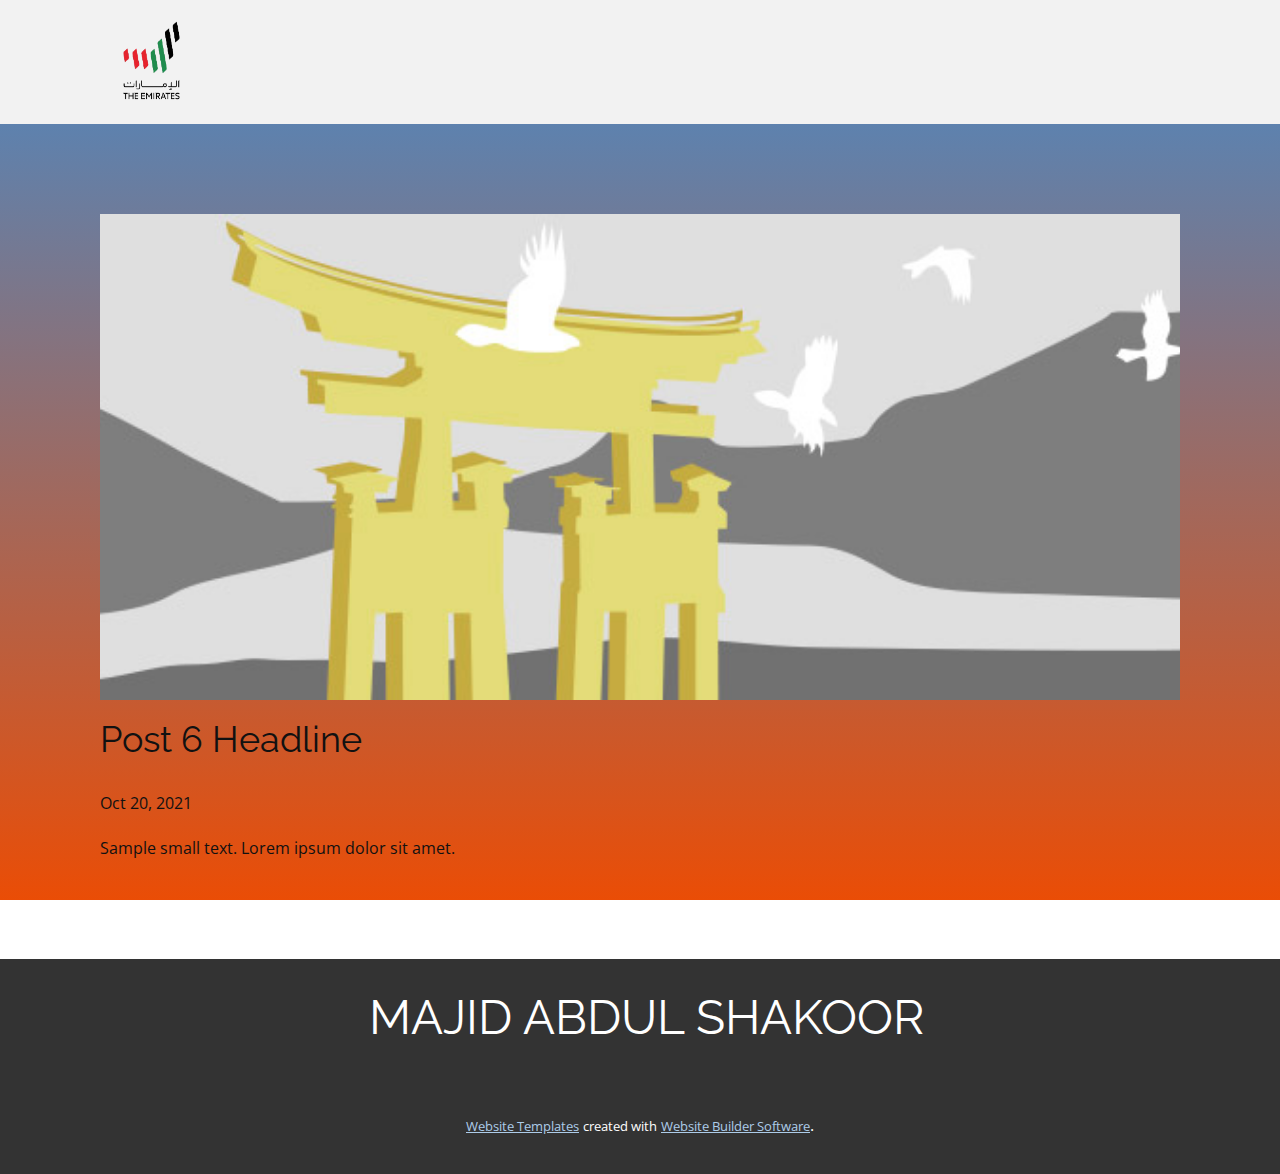
<file: blog/post-5.html>
<!doctype html>
<html style="font-size: 16px;"><head>
    <meta name="viewport" content="width=device-width, initial-scale=1.0">
    <meta charset="utf-8">
    <meta name="keywords" content="Post 1 Headline">
    <meta name="description" content="">
    <meta name="page_type" content="np-template-header-footer-from-plugin">
    <title>Post 6 Headline</title>
    <link rel="stylesheet" href="../nicepage.css" media="screen">
<link rel="stylesheet" href="../Post-Template.css" media="screen">
    <script class="u-script" type="text/javascript" src="../jquery.js" defer=""></script>
    <script class="u-script" type="text/javascript" src="../nicepage.js" defer=""></script>
    <meta name="generator" content="Nicepage 3.28.3, nicepage.com">
    <link id="u-theme-google-font" rel="stylesheet" href="https://fonts.googleapis.com/css?family=Raleway:100,100i,200,200i,300,300i,400,400i,500,500i,600,600i,700,700i,800,800i,900,900i|Open+Sans:300,300i,400,400i,600,600i,700,700i,800,800i">
    
    
    
    <script type="application/ld+json">{
		"@context": "http://schema.org",
		"@type": "Organization",
		"name": "",
		"logo": "images/q478obvr6m941-removebg-preview.png"
}</script>
    <meta name="theme-color" content="#478ac9">
  </head>
  <body class="u-body"><header class="u-align-center-sm u-align-center-xs u-clearfix u-grey-5 u-header u-header" id="sec-f4a0"><div class="u-clearfix u-sheet u-sheet-1">
        <a href="https://nicepage.com" class="u-image u-logo u-image-1" data-image-width="577" data-image-height="433">
          <img src="../images/q478obvr6m941-removebg-preview.png" class="u-logo-image u-logo-image-1" data-image-width="63">
        </a>
      </div></header>
    <section class="u-align-center u-clearfix u-section-1" id="sec-0140">
      <div class="u-clearfix u-sheet u-valign-middle-md u-valign-middle-sm u-valign-middle-xs u-sheet-1"><!--post_details--><!--post_details_options_json--><!--{"source":""}--><!--/post_details_options_json--><!--blog_post-->
        <div class="u-container-style u-expanded-width u-post-details u-post-details-1">
          <div class="u-container-layout u-valign-middle u-container-layout-1"><!--blog_post_image-->
            <img alt="" class="u-blog-control u-expanded-width u-image u-image-default u-image-1" src="[data-uri]"><!--/blog_post_image--><!--blog_post_header-->
            <h2 class="u-blog-control u-text u-text-1">Post 6 Headline</h2><!--/blog_post_header--><!--blog_post_metadata-->
            <div class="u-blog-control u-metadata u-metadata-1"><!--blog_post_metadata_date-->
              <span class="u-meta-date u-meta-icon">Oct 20, 2021</span><!--/blog_post_metadata_date--><!--blog_post_metadata_category-->
              <!--/blog_post_metadata_category--><!--blog_post_metadata_comments-->
              <!--/blog_post_metadata_comments-->
            </div><!--/blog_post_metadata--><!--blog_post_content-->
            <div class="u-align-justify u-blog-control u-post-content u-text u-text-2 fr-view">
  Sample small text. Lorem ipsum dolor sit amet.
  </div><!--/blog_post_content-->
          </div>
        </div><!--/blog_post--><!--/post_details-->
      </div>
    </section>
    
    
    
    <footer class="u-align-center u-clearfix u-footer u-grey-80 u-footer" id="sec-e7aa"><div class="u-align-left u-clearfix u-sheet u-valign-middle u-sheet-1">
        <h3 class="u-text u-text-default u-text-1">&nbsp;MAJID ABDUL SHAKOOR<span style="font-weight: 700;"></span>
        </h3>
      </div></footer>
    <section class="u-backlink u-clearfix u-grey-80">
      <a class="u-link" href="https://nicepage.com/website-templates" target="_blank">
        <span>Website Templates</span>
      </a>
      <p class="u-text">
        <span>created with</span>
      </p>
      <a class="u-link" href="" target="_blank">
        <span>Website Builder Software</span>
      </a>. 
    </section>
  
</body></html>
</file>
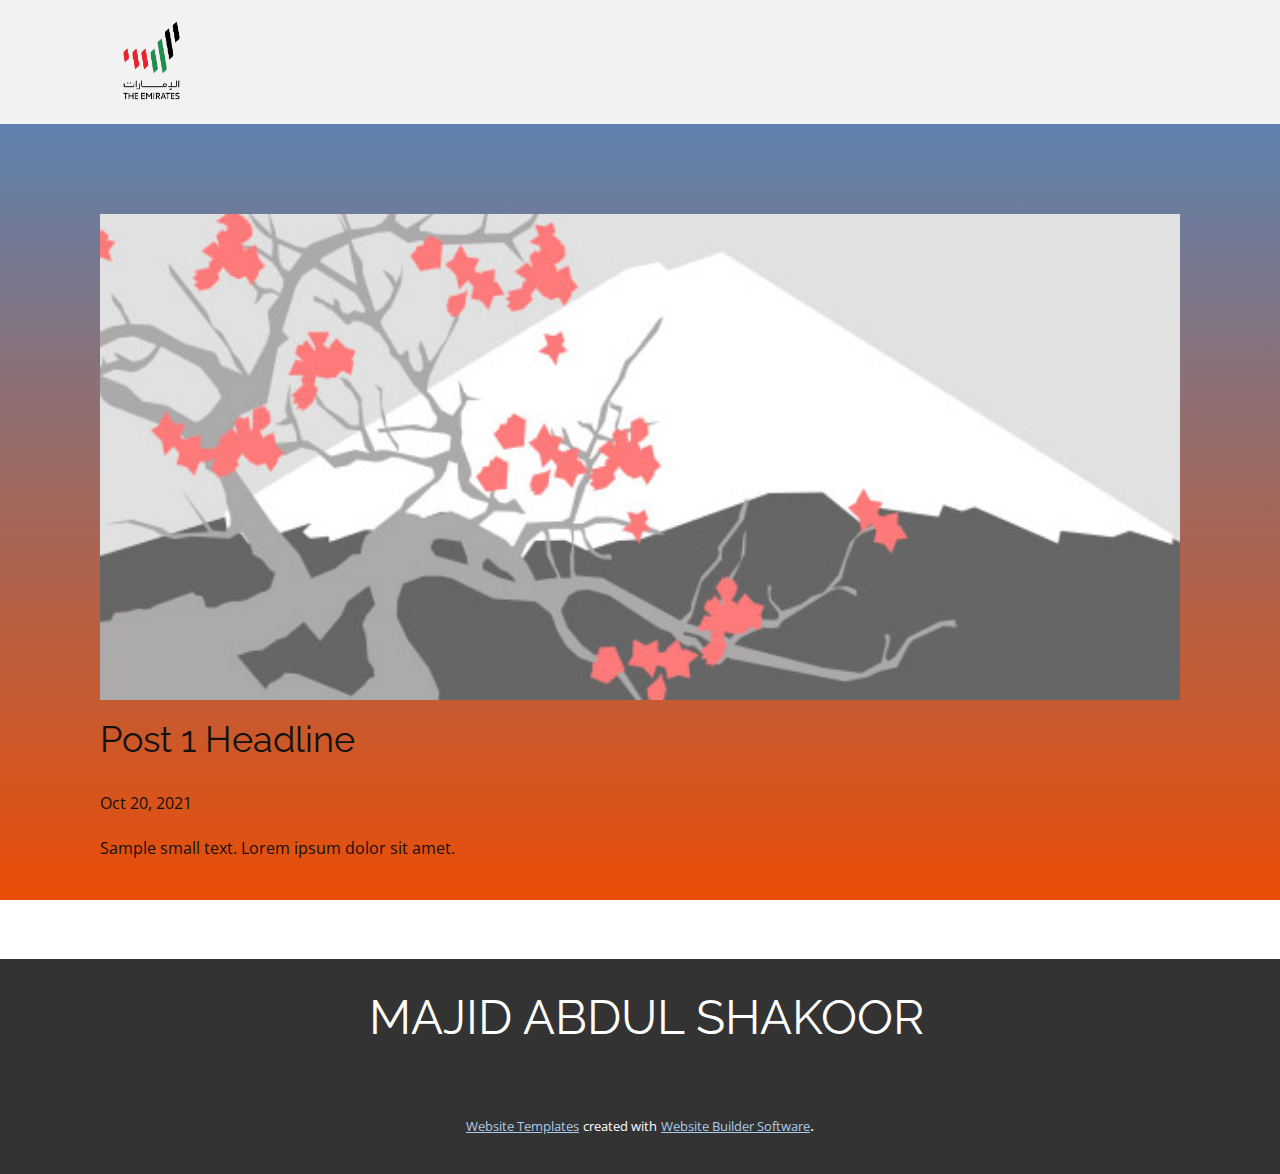
<file: blog/post.html>
<!doctype html>
<html style="font-size: 16px;"><head>
    <meta name="viewport" content="width=device-width, initial-scale=1.0">
    <meta charset="utf-8">
    <meta name="keywords" content="Post 1 Headline">
    <meta name="description" content="">
    <meta name="page_type" content="np-template-header-footer-from-plugin">
    <title>Post 1 Headline</title>
    <link rel="stylesheet" href="../nicepage.css" media="screen">
<link rel="stylesheet" href="../Post-Template.css" media="screen">
    <script class="u-script" type="text/javascript" src="../jquery.js" defer=""></script>
    <script class="u-script" type="text/javascript" src="../nicepage.js" defer=""></script>
    <meta name="generator" content="Nicepage 3.28.3, nicepage.com">
    <link id="u-theme-google-font" rel="stylesheet" href="https://fonts.googleapis.com/css?family=Raleway:100,100i,200,200i,300,300i,400,400i,500,500i,600,600i,700,700i,800,800i,900,900i|Open+Sans:300,300i,400,400i,600,600i,700,700i,800,800i">
    
    
    
    <script type="application/ld+json">{
		"@context": "http://schema.org",
		"@type": "Organization",
		"name": "",
		"logo": "images/q478obvr6m941-removebg-preview.png"
}</script>
    <meta name="theme-color" content="#478ac9">
  </head>
  <body class="u-body"><header class="u-align-center-sm u-align-center-xs u-clearfix u-grey-5 u-header u-header" id="sec-f4a0"><div class="u-clearfix u-sheet u-sheet-1">
        <a href="https://nicepage.com" class="u-image u-logo u-image-1" data-image-width="577" data-image-height="433">
          <img src="../images/q478obvr6m941-removebg-preview.png" class="u-logo-image u-logo-image-1" data-image-width="63">
        </a>
      </div></header>
    <section class="u-align-center u-clearfix u-section-1" id="sec-0140">
      <div class="u-clearfix u-sheet u-valign-middle-md u-valign-middle-sm u-valign-middle-xs u-sheet-1"><!--post_details--><!--post_details_options_json--><!--{"source":""}--><!--/post_details_options_json--><!--blog_post-->
        <div class="u-container-style u-expanded-width u-post-details u-post-details-1">
          <div class="u-container-layout u-valign-middle u-container-layout-1"><!--blog_post_image-->
            <img alt="" class="u-blog-control u-expanded-width u-image u-image-default u-image-1" src="[data-uri]"><!--/blog_post_image--><!--blog_post_header-->
            <h2 class="u-blog-control u-text u-text-1">Post 1 Headline</h2><!--/blog_post_header--><!--blog_post_metadata-->
            <div class="u-blog-control u-metadata u-metadata-1"><!--blog_post_metadata_date-->
              <span class="u-meta-date u-meta-icon">Oct 20, 2021</span><!--/blog_post_metadata_date--><!--blog_post_metadata_category-->
              <!--/blog_post_metadata_category--><!--blog_post_metadata_comments-->
              <!--/blog_post_metadata_comments-->
            </div><!--/blog_post_metadata--><!--blog_post_content-->
            <div class="u-align-justify u-blog-control u-post-content u-text u-text-2 fr-view">
  Sample small text. Lorem ipsum dolor sit amet.
  </div><!--/blog_post_content-->
          </div>
        </div><!--/blog_post--><!--/post_details-->
      </div>
    </section>
    
    
    
    <footer class="u-align-center u-clearfix u-footer u-grey-80 u-footer" id="sec-e7aa"><div class="u-align-left u-clearfix u-sheet u-valign-middle u-sheet-1">
        <h3 class="u-text u-text-default u-text-1">&nbsp;MAJID ABDUL SHAKOOR<span style="font-weight: 700;"></span>
        </h3>
      </div></footer>
    <section class="u-backlink u-clearfix u-grey-80">
      <a class="u-link" href="https://nicepage.com/website-templates" target="_blank">
        <span>Website Templates</span>
      </a>
      <p class="u-text">
        <span>created with</span>
      </p>
      <a class="u-link" href="" target="_blank">
        <span>Website Builder Software</span>
      </a>. 
    </section>
  
</body></html>
</file>
